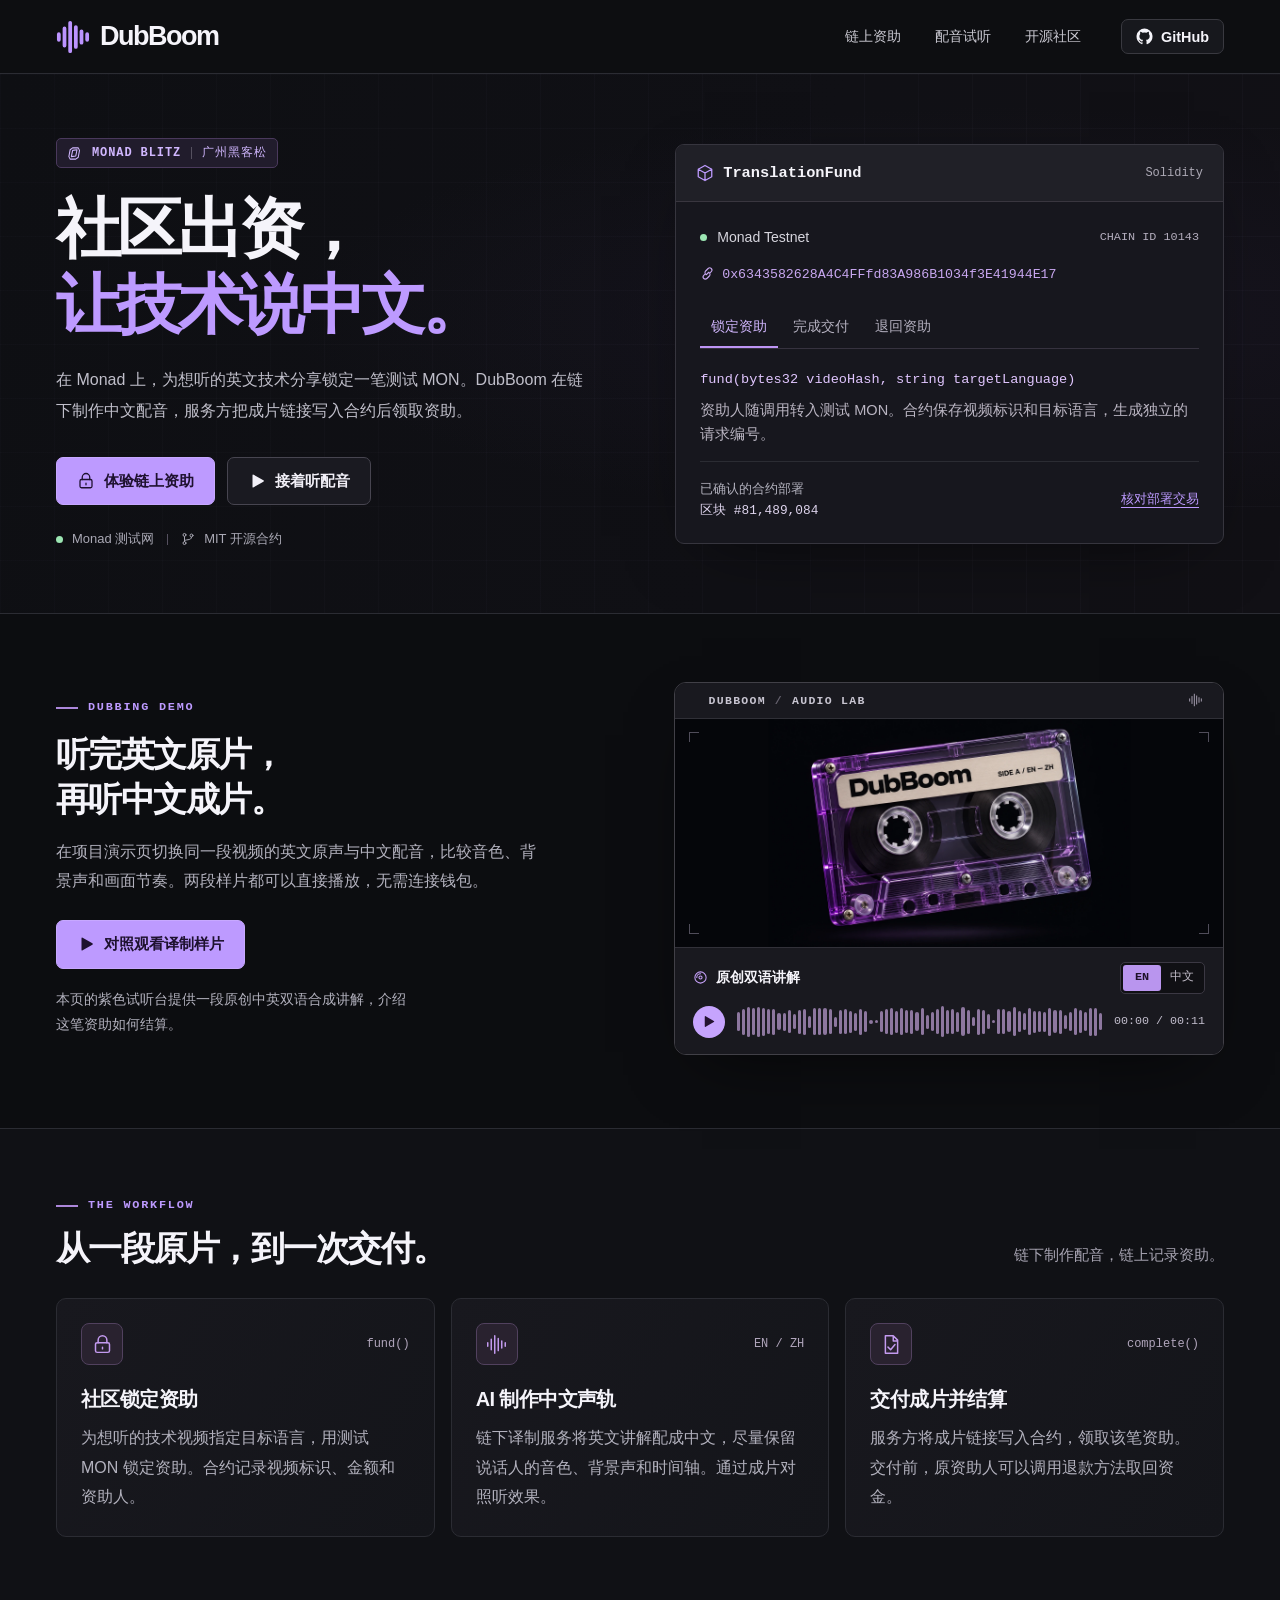
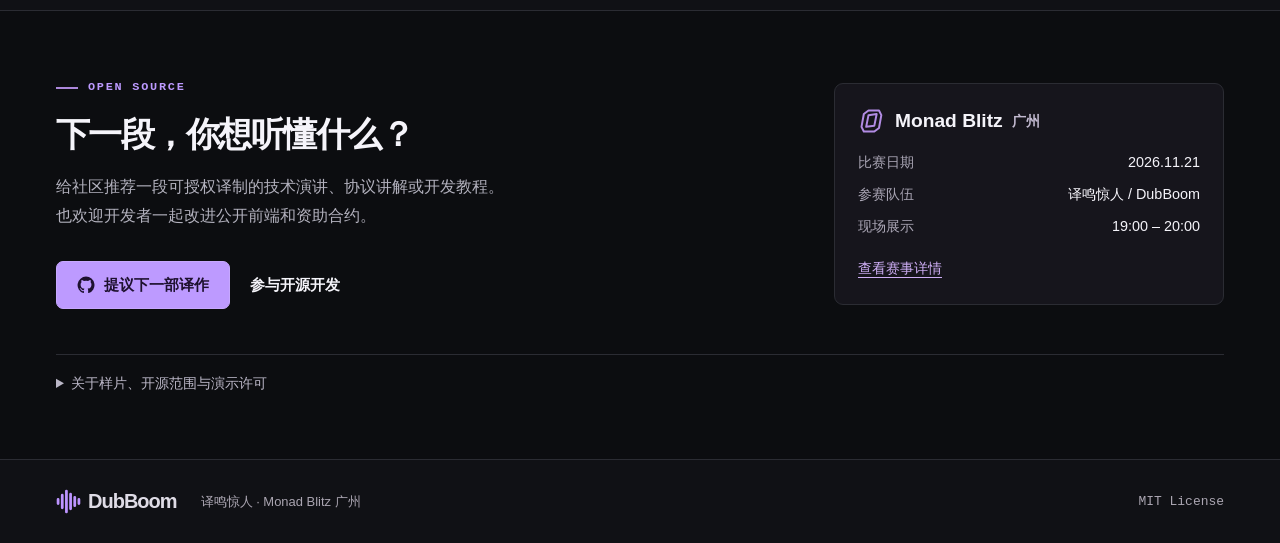
<file: docs/blitz-guangzhou/index.html>
<!doctype html>
<html lang="zh-CN">
<head>
<meta charset="utf-8"><meta name="viewport" content="width=device-width, initial-scale=1">
<meta name="theme-color" content="#0d0d11"><meta name="description" content="译鸣惊人 DubBoom 把英文技术视频配成中文，让社区在 Monad 测试网上资助翻译、查证交付。Monad Blitz 广州参赛作品。">
<link rel="canonical" href="https://dubboom.minghao.si/blitz-guangzhou/"><meta property="og:url" content="https://dubboom.minghao.si/blitz-guangzhou/">
<meta property="og:title" content="DubBoom 译鸣惊人 · 社区出资，让技术说中文。"><meta property="og:description" content="先看 Monad 测试网上的社区翻译资助，再对照试听英文原片与中文配音。"><meta property="og:image" content="https://dubboom.minghao.si/blitz-guangzhou/assets/cassette.webp"><meta property="og:type" content="website">
<title>DubBoom 译鸣惊人 · Monad Blitz 广州</title><link rel="icon" href="assets/mark.svg" type="image/svg+xml"><link rel="stylesheet" href="style.css"><script src="tracks.js" defer></script><script src="main.js" defer></script>
</head>
<body>
<svg class="symbols" xmlns="http://www.w3.org/2000/svg" aria-hidden="true"><defs>
<symbol id="wave" viewBox="0 0 24 24"><path d="M2 10v4m4-8v12m4-16v20m4-17v14m4-11v8m4-6v4"/></symbol>
<symbol id="gh" viewBox="0 0 24 24"><path fill="currentColor" stroke="none" d="M12 .8A11.3 11.3 0 0 0 8.43 22.8c.56.1.77-.24.77-.54v-2.1c-3.14.68-3.8-1.33-3.8-1.33-.52-1.3-1.26-1.65-1.26-1.65-1.03-.7.08-.69.08-.69 1.14.08 1.73 1.17 1.73 1.17 1.01 1.73 2.65 1.23 3.3.94.1-.74.39-1.24.72-1.53-2.51-.29-5.15-1.26-5.15-5.6 0-1.23.44-2.24 1.17-3.03-.12-.29-.51-1.44.12-3 0 0 .96-.3 3.11 1.16a10.83 10.83 0 0 1 5.66 0c2.16-1.46 3.1-1.15 3.1-1.15.64 1.55.24 2.7.13 3 .73.78 1.17 1.8 1.17 3.02 0 4.35-2.65 5.3-5.17 5.58.4.36.77 1.04.77 2.1v3.1c0 .3.2.65.78.54A11.3 11.3 0 0 0 12 .8z"/></symbol>
<symbol id="play" viewBox="0 0 24 24"><path fill="currentColor" stroke="none" d="M6 4.5a1 1 0 0 1 1.5-.86l13 7.5a1 1 0 0 1 0 1.72l-13 7.5A1 1 0 0 1 6 19.5z"/></symbol>
<symbol id="pause" viewBox="0 0 24 24"><path stroke-width="4" d="M8 5v14m8-14v14"/></symbol>
<symbol id="cube" viewBox="0 0 24 24"><path d="m12 2 9 5v10l-9 5-9-5V7zM3 7l9 5 9-5M12 12v10"/></symbol>
<symbol id="lock" viewBox="0 0 24 24"><rect x="4" y="10" width="16" height="11" rx="2"/><path d="M7 10V7a5 5 0 0 1 10 0v3m-5 5v2"/></symbol>
<symbol id="file" viewBox="0 0 24 24"><path d="M14 2H5v20h14V7zM14 2v6h5m-11 7 3 3 5-6"/></symbol>
<symbol id="branch" viewBox="0 0 24 24"><circle cx="6" cy="5" r="2.5"/><circle cx="6" cy="19" r="2.5"/><circle cx="18" cy="6" r="2.5"/><path d="M6 8v8m0 0c0-5 12 0 12-7"/></symbol>
<symbol id="link" viewBox="0 0 24 24"><path d="m10 14 4-4m-6 3-2 2a3.5 3.5 0 0 0 5 5l4-4a3.5 3.5 0 0 0 0-5m1 0 2-2a3.5 3.5 0 0 0-5-5L9 8a3.5 3.5 0 0 0 0 5"/></symbol>
<symbol id="disc" viewBox="0 0 24 24"><circle cx="12" cy="12" r="9"/><circle cx="12" cy="12" r="2.5"/><path d="M6 12a6 6 0 0 1 6-6"/></symbol>
<symbol id="event" viewBox="0 0 24 24"><path d="m5 6 4-3h9l2 4-2 11-4 3H5l-2-4zm4 1-2 10 7-1 2-10z"/></symbol>
<symbol id="menu" viewBox="0 0 24 24"><path d="M3 6h18M3 12h18M3 18h18"/></symbol>
</defs></svg>
<a class="skip" href="#main">跳至主要内容</a>
<header class="top"><div class="shell nav-inner">
<a class="brand" href="#main" aria-label="DubBoom 译鸣惊人首页"><svg aria-hidden="true"><use href="#wave"/></svg><span>DubBoom</span></a>
<nav id="nav" aria-label="主导航"><a href="#proof">链上资助</a><a href="#listen">配音试听</a><a href="#community">开源社区</a></nav>
<a class="git" href="https://github.com/moose-lab/dubboom" target="_blank" rel="noopener"><svg aria-hidden="true"><use href="#gh"/></svg>GitHub</a>
<button class="menu" aria-expanded="false" aria-controls="nav" aria-label="展开导航"><svg><use href="#menu"/></svg></button>
</div></header>
<main id="main">
<section class="hero" id="proof"><div class="shell hero-grid">
<div class="pitch">
<a class="event-tag" href="https://mojo.devnads.com/events/18?tab=detail" target="_blank" rel="noopener"><svg aria-hidden="true"><use href="#event"/></svg> MONAD BLITZ <i></i> 广州黑客松</a>
<h1>社区出资，<br><em>让技术说中文。</em></h1>
<p class="lead">在 Monad 上，为想听的英文技术分享锁定一笔测试 MON。DubBoom 在链下制作中文配音，服务方把成片链接写入合约后领取资助。</p>
<div class="actions"><a class="button primary" href="../#amount" target="_blank" rel="noopener"><svg aria-hidden="true"><use href="#lock"/></svg>体验链上资助</a><a class="button secondary" href="#listen"><svg aria-hidden="true"><use href="#play"/></svg>接着听配音</a></div>
<div class="hero-note"><span class="online"></span>Monad 测试网<span class="sep"></span><svg aria-hidden="true"><use href="#branch"/></svg>MIT 开源合约</div>
</div>
<div class="contract hero-contract"><div class="contract-head"><span><svg aria-hidden="true"><use href="#cube"/></svg> TranslationFund</span><small>Solidity</small></div><div class="contract-inside"><div class="network"><i class="online"></i>Monad Testnet <span>CHAIN ID 10143</span></div>
<a class="address" href="https://testnet.monadvision.com/address/0x6343582628A4C4FFfd83A986B1034f3E41944E17" target="_blank" rel="noopener"><svg aria-hidden="true"><use href="#link"/></svg>0x6343582628A4C4FFfd83A986B1034f3E41944E17</a>
<div role="group" class="methods" aria-label="查看合约方法"><button data-method="fund" aria-pressed="true">锁定资助</button><button data-method="complete" aria-pressed="false">完成交付</button><button data-method="refund" aria-pressed="false">退回资助</button></div>
<div id="methodInfo" aria-live="polite"><code id="signature">fund(bytes32 videoHash, string targetLanguage)</code><p id="methodDesc">资助人随调用转入测试 MON。合约保存视频标识和目标语言，生成独立的请求编号。</p></div>
<div class="evidence"><span>已确认的合约部署 <b>区块 #81,489,084</b></span><a href="https://testnet.monadvision.com/tx/0x76615c2c51bd256260af855aab0a95f5251cb00a8d07508d3329570f3fd3e133" target="_blank" rel="noopener">核对部署交易</a></div>
</div></div>
</div></section>
<section id="listen" class="section listen"><div class="shell proof-grid">
<div class="explain"><div class="eyebrow"><i></i>DUBBING DEMO</div><h2>听完英文原片，<br>再听中文成片。</h2>
<p>在项目演示页切换同一段视频的英文原声与中文配音，比较音色、背景声和画面节奏。两段样片都可以直接播放，无需连接钱包。</p>
<a class="button primary" href="../#screen" target="_blank" rel="noopener"><svg aria-hidden="true"><use href="#play"/></svg>对照观看译制样片</a>
<p class="listen-note">本页的紫色试听台提供一段原创中英双语合成讲解，介绍这笔资助如何结算。</p></div>
<div class="deck" aria-label="中英双语流程讲解试听台">
<div class="deck-top"><span><i class="rec"></i>DUBBOOM <b>/</b> AUDIO LAB</span><svg aria-hidden="true"><use href="#wave"/></svg></div>
<div class="art"><img src="assets/cassette.webp" alt="印有 DubBoom 标识的半透明紫色双声道磁带" loading="lazy"><i class="corner a"></i><i class="corner b"></i><i class="corner c"></i><i class="corner d"></i></div>
<div class="transport">
<div class="track-name"><span><svg aria-hidden="true"><use href="#disc"/></svg>原创双语讲解</span><div role="group" aria-label="选择讲解语言" class="tracks"><button data-lang="en" aria-pressed="true" aria-label="英语讲解">EN</button><button data-lang="zh" aria-pressed="false" aria-label="中文讲解">中文</button></div></div>
<div class="tape"><button class="play" id="playBtn" type="button" aria-label="播放英语讲解"><svg aria-hidden="true"><use id="playIcon" href="#play"/></svg></button><div class="scrub"><div class="bars" id="bars" aria-hidden="true"></div><input id="seek" type="range" min="0" max="1000" value="0" aria-label="试听进度"></div><span class="timer" id="timer">00:00 / 00:11</span></div>
<audio preload="metadata" id="audio"></audio><p id="audioStatus" role="status" hidden></p></div>
</div>
</div></section>
<section id="workflow" class="section flow"><div class="shell">
<div class="eyebrow"><i></i>THE WORKFLOW</div>
<div class="section-head"><h2>从一段原片，到一次交付。</h2><p>链下制作配音，链上记录资助。</p></div>
<div class="steps">
<article><div class="cardhead"><span class="iconbox"><svg aria-hidden="true"><use href="#lock"/></svg></span><span class="code">fund()</span></div><h3>社区锁定资助</h3><p>为想听的技术视频指定目标语言，用测试 MON 锁定资助。合约记录视频标识、金额和资助人。</p></article>
<article><div class="cardhead"><span class="iconbox"><svg aria-hidden="true"><use href="#wave"/></svg></span><span class="code">EN / ZH</span></div><h3>AI 制作中文声轨</h3><p>链下译制服务将英文讲解配成中文，尽量保留说话人的音色、背景声和时间轴。通过成片对照听效果。</p></article>
<article><div class="cardhead"><span class="iconbox"><svg aria-hidden="true"><use href="#file"/></svg></span><span class="code">complete()</span></div><h3>交付成片并结算</h3><p>服务方将成片链接写入合约，领取该笔资助。交付前，原资助人可以调用退款方法取回资金。</p></article>
</div></div></section>
<section class="section community" id="community"><div class="shell community-grid"><div><div class="eyebrow"><i></i>OPEN SOURCE</div><h2>下一段，你想听懂什么？</h2><p>给社区推荐一段可授权译制的技术演讲、协议讲解或开发教程。<br class="desktop">也欢迎开发者一起改进公开前端和资助合约。</p><div class="actions"><a class="button primary" href="https://github.com/moose-lab/dubboom/issues/new?title=%E8%AF%91%E5%88%B6%E6%8F%90%E8%AE%AE&amp;body=%E8%A7%86%E9%A2%91%E9%93%BE%E6%8E%A5%EF%BC%9A%0A%E6%8E%88%E6%9D%83%E6%83%85%E5%86%B5%EF%BC%9A%0A%E6%8E%A8%E8%8D%90%E7%90%86%E7%94%B1%EF%BC%9A" target="_blank" rel="noopener"><svg aria-hidden="true"><use href="#gh"/></svg>提议下一部译作</a><a class="plain" href="https://github.com/moose-lab/dubboom" target="_blank" rel="noopener">参与开源开发</a></div></div>
<aside class="event-card"><div class="event-name"><svg aria-hidden="true"><use href="#event"/></svg>Monad Blitz<span>广州</span></div><dl><div><dt>比赛日期</dt><dd>2026.11.21</dd></div><div><dt>参赛队伍</dt><dd>译鸣惊人 / DubBoom</dd></div><div><dt>现场展示</dt><dd>19:00 – 20:00</dd></div></dl><a href="https://mojo.devnads.com/events/18?tab=detail" target="_blank" rel="noopener">查看赛事详情</a></aside></div></section>
<div class="scope shell"><details><summary>关于样片、开源范围与演示许可</summary><p>试听台音频是为本页制作的双语合成讲解。项目演示页提供预先生成的 Grok Bot 英译中对照片，原片版权归 xAI，项目方披露尚未取得其授权。链上资助可在演示时真实提交到测试网。</p><p>合约和公开前端随仓库按 MIT 许可开放。译制后端由已有服务提供，音色克隆模型权重有非商用限制，当前仅用于技术演示。</p></details></div>
</main><footer><div class="shell footer-inner"><a class="brand" href="#main"><svg aria-hidden="true"><use href="#wave"/></svg><span>DubBoom</span></a><span>译鸣惊人 · Monad Blitz 广州</span><a href="https://github.com/moose-lab/dubboom/blob/main/LICENSE" target="_blank" rel="noopener">MIT License</a></div></footer>
</body></html>
</file>
<file: docs/blitz-guangzhou/style.css>
:root{color-scheme:dark;--bg:#0c0d10;--panel:#131419;--line:#2b2c33;--muted:#b2b1bd;--lav:#bd9aff;--mono:"IBM Plex Mono","SFMono-Regular",Consolas,monospace;--sans:"Inter",-apple-system,BlinkMacSystemFont,"PingFang SC","Microsoft YaHei",sans-serif}
*{box-sizing:border-box}html{scroll-behavior:smooth;scroll-padding-top:88px}body{margin:0;background:var(--bg);color:#f5f4fa;font:1rem/1.65 var(--sans);-webkit-font-smoothing:antialiased}button,input{font:inherit}button,a{touch-action:manipulation}button{cursor:pointer}a{color:inherit;text-decoration:none}svg{display:inline-block;width:20px;height:20px;fill:none;stroke:currentColor;stroke-width:1.7;stroke-linecap:round;stroke-linejoin:round;flex-shrink:0}button{color:inherit}a:focus-visible,button:focus-visible,input:focus-visible,summary:focus-visible{outline:2px solid #d8c0ff;outline-offset:4px}.symbols{position:absolute;width:0;height:0;overflow:hidden}.shell{width:min(1240px,calc(100% - 112px));margin:auto}.skip{position:fixed;z-index:100;left:16px;top:-100px;background:#fff;color:#14121a;padding:12px}.skip:focus{top:12px}.top{border-bottom:1px solid var(--line);background:#0d0e11;position:relative;z-index:10}.nav-inner{height:73px;display:flex;align-items:center;gap:40px}.brand{display:inline-flex;align-items:center;gap:10px;line-height:1;font-family:"Inter",Arial,sans-serif;font-size:27px;font-weight:810;letter-spacing:-1.5px}.brand svg{width:34px;height:34px;color:#bc94ff;stroke-width:2.65}.nav-inner nav{margin-left:auto;display:flex;gap:34px;font-size:.9rem;color:#cbcad3}.nav-inner nav a:hover,.plain:hover,.proof-link:hover,.event-card a:hover,.footer-inner>a:last-child:hover{color:var(--lav)}.git{font:600 .9rem var(--sans);display:inline-flex;align-items:center;gap:8px;border:1px solid #393940;border-radius:7px;padding:8px 14px;background:#17181d}.git svg{width:17px;height:17px}.git:hover,.secondary:hover{background:#26242e;border-color:#746582}.menu{display:none}
.hero{position:relative;isolation:isolate;border-bottom:1px solid var(--line);background:radial-gradient(ellipse at 78% 45%,#231d335c,transparent 50%),linear-gradient(105deg,#0e0f13,#101015 60%,#111015);overflow:hidden}
.hero:before{content:"";position:absolute;inset:0;z-index:-1;background-image:linear-gradient(90deg,#c4bbf607 1px,transparent 1px),linear-gradient(#c4bbf607 1px,transparent 1px);background-size:54px 54px;mask-image:linear-gradient(95deg,#000a,#000)}
.hero-grid{display:grid;grid-template-columns:1fr 1fr;align-items:center;gap:clamp(34px,5.5vw,88px);padding-block:64px 63px}.event-tag{width:max-content;display:flex;gap:10px;align-items:center;color:#d1b7ff;background:#211c2c;border:1px solid #4a395c;padding:5px 10px;border-radius:5px;font:550 .75rem/1.5 var(--mono);letter-spacing:.075em}.event-tag svg{width:15px;height:15px}.event-tag i,.sep{height:12px;width:1px;display:block;background:#55505f}.event-tag:hover{border-color:#9c77c7}.pitch h1{margin:23px 0 22px;font-size:clamp(3.15rem,5.05vw,5.05rem);line-height:1.17;letter-spacing:-.062em;font-weight:800}.pitch h1 em{font-style:normal;color:var(--lav)}p{margin:0}.lead{color:#c0bfca;line-height:1.95;max-width:530px;font-size:clamp(1rem,1.13vw,1.1rem)}.actions{display:flex;align-items:center;gap:12px;flex-wrap:wrap;margin-top:30px}.button{display:inline-flex;gap:9px;align-items:center;justify-content:center;padding:12px 20px;border-radius:7px;font-size:.95rem;font-weight:640;line-height:1.5;border:1px solid transparent;transition:background .15s,transform .15s}.button:active{transform:translateY(1px)}.primary{background:var(--lav);color:#1e112f;border-color:#c7a8ff}.primary:hover{background:#cfb4ff}.secondary{background:#1a1a21;border-color:#474550;color:#f2f0f8}.button svg{width:18px;height:18px}.hero-note{display:flex;align-items:center;gap:9px;margin-top:23px;color:#aaa9b5;font-size:.81rem}.online{display:inline-block;width:7px;height:7px;border-radius:50%;background:#9ce6b3}.sep{margin:0 4px;height:11px}.hero-note svg{width:14px;height:14px}
.deck{border:1px solid #414047;border-radius:12px;overflow:hidden;background:#090a0d;box-shadow:0 25px 65px -28px #000a;min-width:0}.deck-top{height:36px;background:#19191f;border-bottom:1px solid #303037;display:flex;align-items:center;justify-content:space-between;padding:0 18px;font:550 .72rem var(--mono);letter-spacing:.11em;color:#c8c5d1}.deck-top span{display:flex;align-items:center;gap:9px}.deck-top b{color:#67636f}.deck-top svg{width:19px;height:14px;color:#a49daf}.rec{width:7px;height:7px;border-radius:50%;background:#b58affe}.art{position:relative;aspect-ratio:1.95;background:#05060a;overflow:hidden}.art img{display:block;width:100%;height:100%;object-fit:contain}.corner{position:absolute;width:10px;height:10px;border-color:#716b7d;border-style:solid;opacity:.7}.a{left:14px;top:13px;border-width:1px 0 0 1px}.b{right:14px;top:13px;border-width:1px 1px 0 0}.c{right:14px;bottom:13px;border-width:0 1px 1px 0}.d{left:14px;bottom:13px;border-width:0 0 1px 1px}.transport{padding:14px 18px 16px;border-top:1px solid #323139;background:#19191f}.track-name,.track-name>span,.tape{display:flex;align-items:center}.track-name{justify-content:space-between;gap:12px}.track-name>span{gap:8px;font-size:.88rem;font-weight:600}.track-name svg{width:15px;height:15px;color:#c5a0f7}.tracks{display:flex;gap:1px;border:1px solid #3b3843;background:#101014;border-radius:5px;padding:2px}.tracks button{font:.74rem/1.3 var(--mono);border:0;color:#c2bdc9;background:transparent;border-radius:3px;min-width:38px;padding:5px 8px}.tracks button[aria-pressed="true"]{background:#b995ee;color:#1e1128;font-weight:600}.tape{margin-top:12px;gap:12px}.play{width:32px;height:32px;flex:0 0 auto;display:grid;place-items:center;background:#c6a4fd;color:#241330;border:0;border-radius:50%}.play svg{height:15px;width:15px}.play:hover{background:#dcc4ff}.timer{font:.73rem/1 var(--mono);white-space:nowrap;color:#c1bdcc}.scrub{position:relative;flex:1;min-width:1px;height:32px}.bars{height:100%;display:flex;gap:2px;align-items:center;overflow:hidden}.bars i{display:block;background:#8d779f;flex:1;min-width:1px;border-radius:2px}.bars i.done{background:#ceadff}.scrub input{position:absolute;inset:0;width:100%;height:100%;opacity:0;cursor:pointer;margin:0}.scrub:focus-within{outline:1px solid var(--lav)}#audioStatus{font-size:.8rem;color:#f1c1d1;margin-top:8px}
.section{padding:68px 0 73px;scroll-margin-top:0}.eyebrow{font:600 .74rem/1.5 var(--mono);letter-spacing:.15em;color:var(--lav);display:flex;align-items:center;gap:10px}.eyebrow i{height:2px;width:22px;background:#ac87da}.section-head{margin:12px 0 27px;display:flex;align-items:baseline;justify-content:space-between;gap:20px}.section-head p{color:#a7a4b2;font-size:.92rem}h2{margin:0;font-size:clamp(1.8rem,2.65vw,2.55rem);line-height:1.32;letter-spacing:-.045em}h3{font-size:1.25rem;line-height:1.4;letter-spacing:-.03em;margin:20px 0 10px}.steps{display:grid;grid-template-columns:repeat(3,minmax(0,1fr));gap:16px}.steps article{padding:24px;border:1px solid var(--line);border-radius:10px;background:linear-gradient(120deg,#18181e,#14151a)}.cardhead,.contract-head,.network{display:flex;align-items:center;justify-content:space-between;gap:10px}.iconbox{width:42px;height:42px;display:grid;place-items:center;border:1px solid #51415e;color:#c39aef;background:#29222f;border-radius:8px}.iconbox svg{width:21px;height:21px}.code{font:.75rem var(--mono);color:#b0a5bb}.steps p,.explain p,.community p{color:var(--muted);line-height:1.85}.steps p{font-size:1rem}
.proof{border-block:1px solid var(--line);background:#111216}.proof-grid,.community-grid{display:grid;grid-template-columns:1fr 1.05fr;align-items:center;gap:8%}.explain h2,.community h2{margin:15px 0}.explain p{max-width:480px;margin-bottom:24px}.proof-link,.plain{font-size:.91rem;font-weight:600;display:inline-block}.proof-link{margin-left:14px;text-decoration:underline;text-underline-offset:5px;text-decoration-color:#67636f}.contract{background:#17171e;border:1px solid #36353e;border-radius:9px;overflow:hidden;min-width:0}.contract-head{padding:13px 20px;border-bottom:1px solid #39363f;background:#202027}.contract-head span{display:flex;align-items:center;gap:9px;font:600 .96rem var(--mono)}.contract-head svg{color:var(--lav);width:18px}.contract-head small{font:.75rem var(--mono);color:#aca9b5}.contract-inside{padding:22px}.network{justify-content:flex-start;color:#d6d5dd;font-size:.88rem}.network span{margin-left:auto;font:.74rem var(--mono);color:#b3adbd}.address{display:flex;align-items:flex-start;gap:7px;word-break:break-all;margin-top:16px;color:#c8a7f0;font:.83rem/1.5 var(--mono)}.address svg{width:15px;height:17px}.address:hover{text-decoration:underline}.methods{display:flex;gap:4px;border-bottom:1px solid #36323f;margin:20px 0 16px}.methods button{background:transparent;color:#b5b1c0;border:0;border-bottom:2px solid transparent;padding:8px 11px;font-size:.89rem}.methods button[aria-pressed=true]{color:#d2b7ff;border-color:#bd94f4}.contract code{font:.85rem/1.6 var(--mono);color:#e1c6ff;overflow-wrap:anywhere}.contract p{margin:6px 0 0;color:#bab5c2;font-size:.91rem;line-height:1.7}#methodInfo{min-height:82px}
.community{padding-bottom:45px}.event-card{justify-self:end;width:min(100%,390px);border:1px solid var(--line);border-radius:9px;background:#16151c;padding:23px}.event-name{display:flex;align-items:center;gap:9px;font:650 1.2rem var(--sans)}.event-name svg{color:#b28ce4;width:28px;height:28px}.event-name span{font-size:.88rem;color:#c1b9cf}.event-card dl{margin:16px 0;font-size:.9rem}.event-card dl div{display:flex;justify-content:space-between;margin-block:8px;gap:16px}.event-card dt{color:#aaa6b5}.event-card dd{margin:0}.event-card>a{color:#cfaff6;font-size:.88rem;text-decoration:underline;text-underline-offset:4px}.plain{padding:8px}.scope{padding:0 0 46px}.scope details{border-top:1px solid var(--line);padding:17px 0}.scope summary{color:#bbb7c7;cursor:pointer;width:fit-content;font-size:.88rem}.scope details p{font-size:.92rem;color:#b8b3c3;margin:12px 0;max-width:960px}footer{border-top:1px solid var(--line);background:#101115}.footer-inner{display:flex;align-items:center;gap:24px;min-height:83px;color:#aaa5b1;font-size:.81rem}.footer-inner .brand{font-size:20px;letter-spacing:-1px;color:#dfdce6;gap:7px}.footer-inner .brand svg{width:25px;height:25px}.footer-inner>a:last-child{margin-left:auto;font-family:var(--mono)}
@media(min-width:1500px){.hero-grid{padding-block:77px}}
@media(max-width:1080px){.shell{width:calc(100% - 72px)}.hero-grid{gap:28px;padding-block:54px}.pitch h1{font-size:clamp(3.15rem,5.7vw,4.3rem)}.art{aspect-ratio:1.65}.proof-grid,.community-grid{gap:5%}.lead br{display:none}.steps article{padding:20px}}
@media(max-width:800px){html{scroll-padding-top:22px}.shell{width:calc(100% - 40px)}.nav-inner{height:64px;gap:22px}.nav-inner nav{gap:16px}.hero-grid{grid-template-columns:1fr;gap:34px;padding:40px 0}.pitch h1{font-size:clamp(3.2rem,8.5vw,4.35rem);margin:19px 0}.pitch .lead{max-width:none}.hero-note{margin-top:16px}.art{aspect-ratio:2.1}.deck{width:100%}.section{padding:46px 0}.section-head{display:block}.section-head p{margin-top:10px}.steps{gap:10px}.steps article{padding:16px}.steps .cardhead{gap:4px;flex-wrap:wrap}.proof-grid,.community-grid{grid-template-columns:1fr;gap:28px}.event-card{justify-self:start;width:100%}.explain h2 br{display:none}.explain p{max-width:none}.community .actions{margin-top:20px}.scope{padding-bottom:24px}.desktop{display:none}}
@media(max-width:620px){.shell{width:calc(100% - 36px)}.nav-inner{gap:13px;height:59px}.brand{font-size:24px}.brand svg{width:29px;height:29px}.nav-inner .git{margin-left:auto;font-size:.8rem;padding:7px 10px}.menu{background:transparent;border:0;display:grid;place-items:center;padding:8px}.nav-inner nav{display:none;position:absolute;top:59px;left:0;right:0;background:#17161c;padding:14px 20px;box-shadow:0 12px 18px #0006;border-bottom:1px solid var(--line);justify-content:space-between}.nav-inner nav.open{display:flex}.nav-inner nav a{padding:7px 3px}.event-tag{font-size:.7rem}.hero-grid{padding:33px 0;gap:27px}.pitch h1{font-size:clamp(2.85rem,10.9vw,4rem);letter-spacing:-.07em}.lead{line-height:1.85}.actions{gap:9px;margin-top:22px}.button{font-size:.88rem;padding:11px 12px}.hero-note{font-size:.77rem}.deck-top{height:31px;padding-inline:13px}.art{aspect-ratio:1.9}.transport{padding:12px}.tape{gap:9px}.timer{font-size:.68rem}.bars{gap:1.5px}.steps{grid-template-columns:1fr}.steps article{padding:20px}.steps h3{margin:14px 0 8px}.steps p{font-size:1rem}.section-head{margin:12px 0 20px}.contract-inside{padding:16px}.contract-head{padding:12px 16px}.methods button{padding-inline:9px}.network span{font-size:.66rem}.footer-inner{flex-wrap:wrap;gap:10px 16px;min-height:83px;padding-block:18px}.footer-inner>span{font-size:.73rem}.footer-inner>a:last-child{font-size:.72rem}.proof-link{margin-left:8px;font-size:.82rem}.community h2{font-size:clamp(1.6rem,6.8vw,2rem)}}
@media(prefers-reduced-motion:reduce){html{scroll-behavior:auto}*,*:after,*:before{transition:none!important;animation:none!important}}

.receipt{color:#b0a9ba;margin-top:17px;font-size:.8rem}.receipt b{font:500 .8rem var(--mono);color:#cbb9df}.art img{transform:scale(1.055)}

.hero-contract{box-shadow:0 22px 70px -30px #0009}.hero-contract .contract-head{padding-block:18px}.hero-contract .contract-inside{padding:24px}.hero-contract .methods{margin-top:22px}.evidence{border-top:1px solid var(--line);padding-top:16px;margin-top:14px;display:flex;align-items:center;justify-content:space-between;gap:12px;font-size:.8rem;color:var(--muted)}.evidence span{display:grid;gap:3px}.evidence b{color:#ded4ed;font:500 .8rem var(--mono)}.evidence a{text-decoration:underline;text-underline-offset:4px;color:var(--lav)}.listen{border-bottom:1px solid var(--line)}.listen .listen-note{margin:18px 0 0;font-size:.85rem;max-width:360px}.listen .art{aspect-ratio:2.4}.flow{background:#101115;border-bottom:1px solid var(--line)}
@media(max-width:620px){.hero-contract .contract-inside{padding:16px}.hero-contract .contract-head{padding:13px 17px}.hero-contract #methodInfo{min-height:76px}.listen .art{aspect-ratio:1.9}}
</file>
